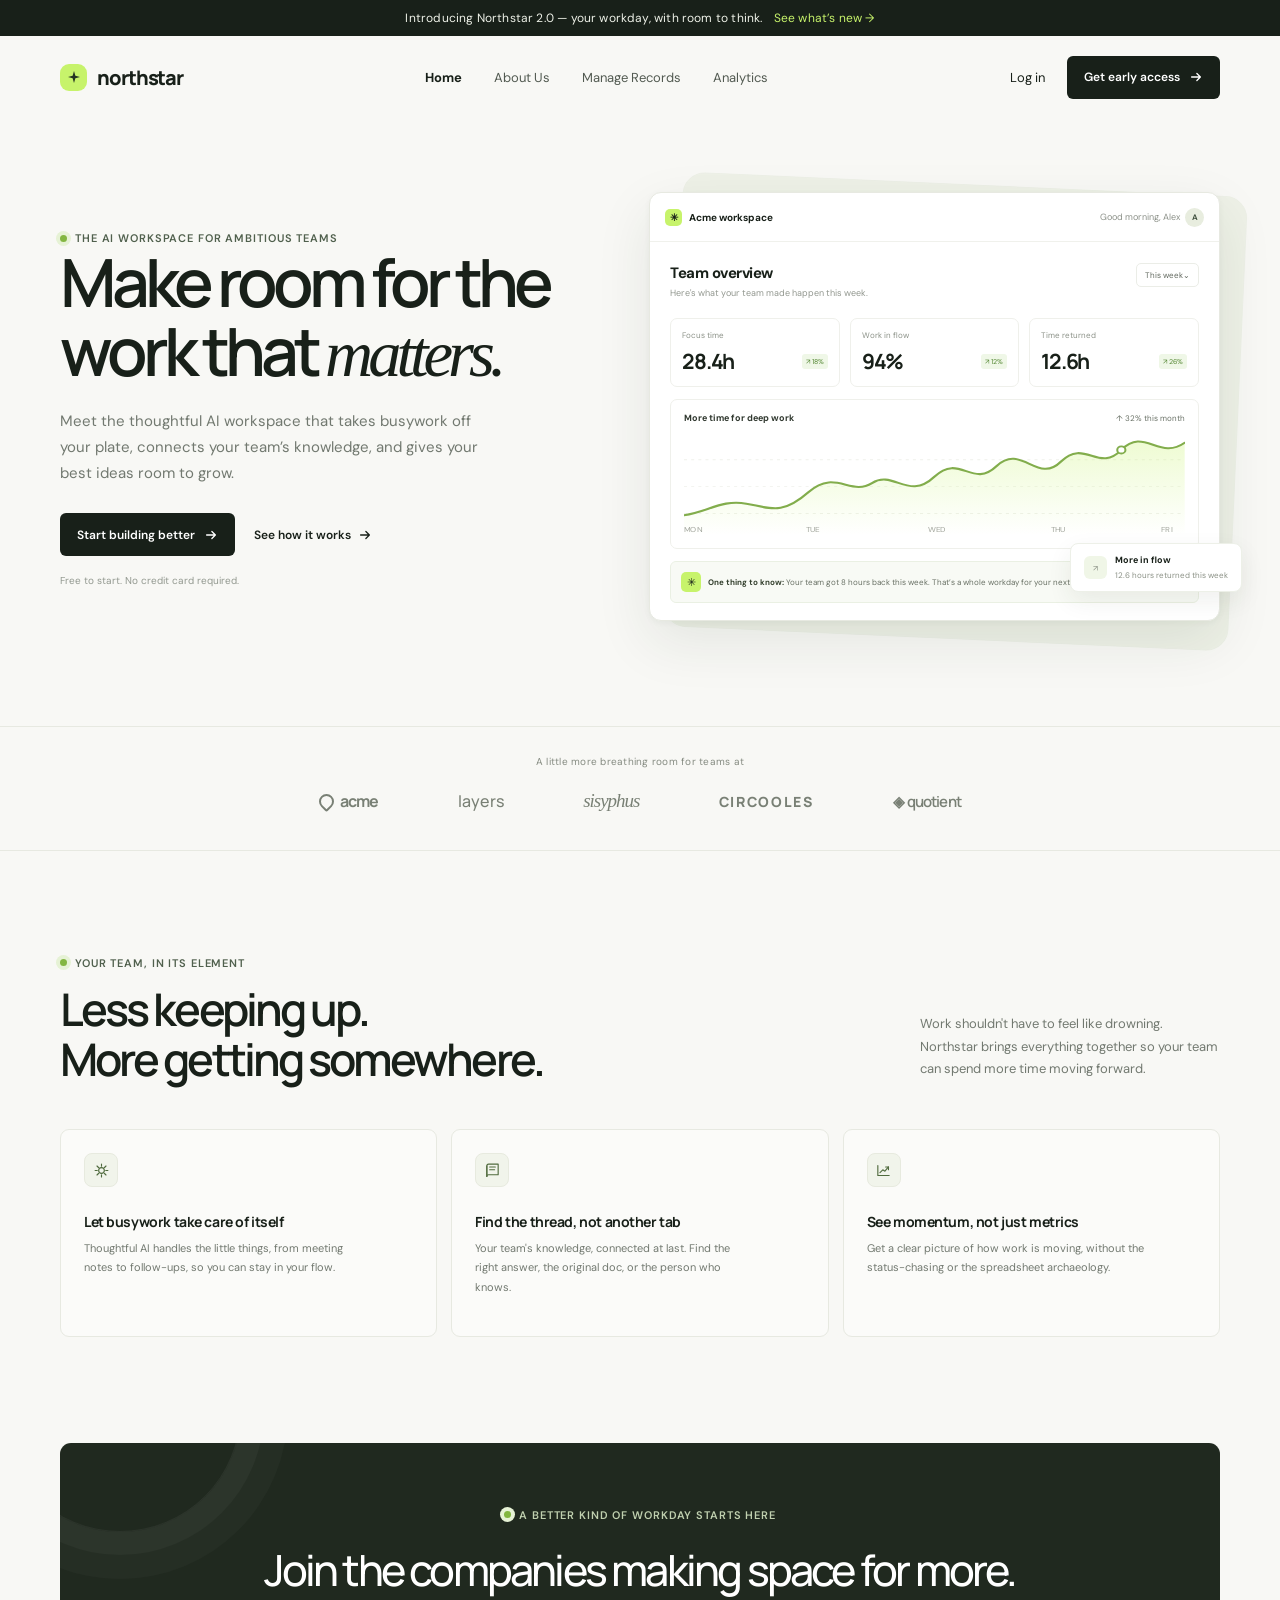
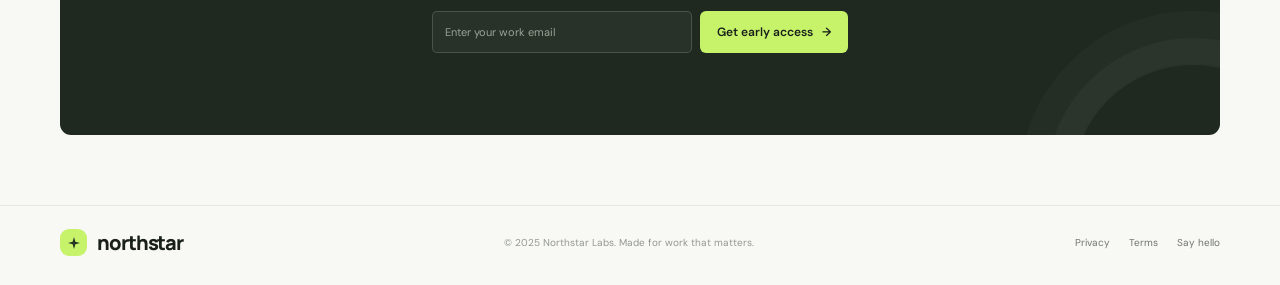
<file: index.html>
<!doctype html>
<html lang="en">
  <head>
    <meta charset="utf-8">
    <meta name="viewport" content="width=device-width, initial-scale=1">
    <meta name="theme-color" content="#f8f8f5">
    <meta name="description" content="Meet the AI workspace that turns your team's busywork into breakthrough work.">
    <title>Northstar — Make room for the work that matters</title>
    <style>
      @import url('https://fonts.googleapis.com/css2?family=DM+Sans:wght@400;500;600;700&family=Manrope:wght@400;500;600;700;800&display=swap');

      :root {
        color-scheme: light;
        --ink: #182019;
        --muted: #727970;
        --paper: #f8f8f5;
        --green: #c7f36b;
        --line: #e7e9e1;
        --serif: Georgia, "Times New Roman", serif;
      }

      * { box-sizing: border-box; }

      html { scroll-behavior: smooth; }

      body {
        margin: 0;
        color: var(--ink);
        background: var(--paper);
        font-family: "DM Sans", Arial, sans-serif;
        -webkit-font-smoothing: antialiased;
      }

      a { color: inherit; text-decoration: none; }
      button, input { font: inherit; }
      button, a { -webkit-tap-highlight-color: transparent; }
      .shell { width: min(1160px, calc(100% - 64px)); margin: 0 auto; }

      .announcement {
        padding: 10px 16px;
        color: #eef1e8;
        background: var(--ink);
        text-align: center;
        font-size: 12px;
        letter-spacing: .015em;
      }

      .announcement a { margin-left: 8px; color: var(--green); }
      .announcement a span { display: inline-block; transition: transform .2s; }
      .announcement a:hover span { transform: translateX(4px); }

      header { position: relative; z-index: 2; }
      .nav {
        height: 82px;
        display: flex;
        align-items: center;
        justify-content: space-between;
      }

      .brand {
        display: inline-flex;
        align-items: center;
        gap: 10px;
        font-family: "Manrope", sans-serif;
        font-size: 20px;
        font-weight: 800;
        letter-spacing: -.055em;
      }

      .brand-mark {
        width: 27px;
        height: 27px;
        display: grid;
        place-items: center;
        border-radius: 9px;
        background: var(--green);
      }

      .brand-mark svg { width: 16px; height: 16px; }
      .nav-links { display: flex; align-items: center; gap: 34px; }
      .nav-links a { color: #525a51; font-size: 13px; transition: color .2s; }
      .nav-links a:hover { color: var(--ink); }
      .nav-actions { display: flex; align-items: center; gap: 22px; }
      .nav-login { font-size: 13px; }

      .button {
        min-height: 43px;
        display: inline-flex;
        align-items: center;
        justify-content: center;
        gap: 9px;
        padding: 0 17px;
        border: 0;
        border-radius: 6px;
        color: white;
        background: var(--ink);
        font-size: 12px;
        font-weight: 600;
        cursor: pointer;
        transition: background .2s, transform .2s;
      }

      .button:hover { background: #354237; transform: translateY(-1px); }
      .button svg { width: 14px; height: 14px; }
      .menu-button { display: none; padding: 8px; border: 0; background: none; cursor: pointer; }

      .hero { padding: 66px 0 87px; }
      .hero-grid { display: grid; grid-template-columns: .92fr 1.08fr; gap: 68px; align-items: center; }
      .eyebrow { display: inline-flex; align-items: center; gap: 8px; color: #50604d; font-size: 11px; font-weight: 600; letter-spacing: .08em; text-transform: uppercase; }
      .eyebrow-dot { width: 7px; height: 7px; border-radius: 50%; background: #83b641; box-shadow: 0 0 0 4px #e6f2d5; }

      h1, h2, h3, p { margin-top: 0; }
      h1 {
        max-width: 520px;
        margin: 21px 0 19px;
        font-family: "Manrope", sans-serif;
        font-size: clamp(44px, 5.2vw, 67px);
        font-weight: 600;
        line-height: 1.045;
        letter-spacing: -.075em;
      }

      h1 em { font-family: var(--serif); font-weight: 400; letter-spacing: -.075em; }
      .hero-copy { max-width: 425px; margin-bottom: 27px; color: var(--muted); font-size: 15px; line-height: 1.75; }
      .hero-actions { display: flex; align-items: center; gap: 19px; }
      .text-link { display: inline-flex; align-items: center; gap: 7px; font-size: 12px; font-weight: 600; }
      .text-link svg { width: 14px; height: 14px; transition: transform .2s; }
      .text-link:hover svg { transform: translateX(3px); }
      .hero-note { margin-top: 18px; color: #92988f; font-size: 10px; }

      .visual-wrap { position: relative; min-width: 0; padding: 8px 0 18px 19px; }
      .visual-backdrop {
        position: absolute;
        inset: 0 -18px 0 43px;
        border: 1px solid #edf0e7;
        border-radius: 22px;
        background: #eef1e7;
        transform: rotate(2.6deg);
      }

      .dashboard {
        position: relative;
        overflow: hidden;
        border: 1px solid #e7e9e1;
        border-radius: 12px;
        background: #fff;
        box-shadow: 0 20px 55px #24351d18, 0 2px 6px #24351d0a;
      }

      .dash-top { height: 49px; display: flex; align-items: center; justify-content: space-between; padding: 0 15px; border-bottom: 1px solid #f0f1ec; }
      .dash-brand { display: flex; align-items: center; gap: 7px; font-size: 10px; font-weight: 700; }
      .mini-mark { width: 17px; height: 17px; display: grid; place-items: center; border-radius: 5px; background: var(--green); font-size: 10px; }
      .dash-user { display: flex; align-items: center; gap: 5px; color: #8c9189; font-size: 9px; }
      .avatar { width: 19px; height: 19px; display: grid; place-items: center; border-radius: 50%; color: #425240; background: #e8eddf; font-size: 8px; font-weight: 700; }
      .dash-content { padding: 21px 20px 17px; }
      .dash-heading { display: flex; align-items: flex-start; justify-content: space-between; margin-bottom: 19px; }
      .dash-heading h2 { margin: 0 0 4px; font-size: 15px; letter-spacing: -.035em; }
      .dash-heading p { margin: 0; color: #92978f; font-size: 9px; }
      .period { padding: 6px 8px; border: 1px solid #ebede7; border-radius: 5px; color: #61685e; font-size: 8px; }
      .metric-row { display: grid; grid-template-columns: repeat(3, 1fr); gap: 10px; margin-bottom: 12px; }
      .metric { padding: 11px; border: 1px solid #eff0eb; border-radius: 7px; }
      .metric-label { margin-bottom: 7px; color: #8b9187; font-size: 8px; }
      .metric-main { display: flex; align-items: center; justify-content: space-between; gap: 4px; }
      .metric-number { font-family: "Manrope", sans-serif; font-size: 21px; font-weight: 700; letter-spacing: -.06em; }
      .metric-change { padding: 3px 4px; border-radius: 3px; color: #538632; background: #eff7e7; font-size: 7px; white-space: nowrap; }
      .chart-card { padding: 12px 13px 8px; border: 1px solid #eff0eb; border-radius: 7px; }
      .chart-label { display: flex; align-items: center; justify-content: space-between; color: #697166; font-size: 8px; }
      .chart-label strong { color: #30382f; font-size: 9px; }
      .chart { width: 100%; height: 103px; margin-top: 8px; }
      .dash-footer { display: flex; align-items: center; gap: 7px; margin-top: 12px; padding: 10px; border: 1px solid #eaf0e3; border-radius: 6px; background: #f8faf5; }
      .sparkle { width: 20px; height: 20px; display: grid; place-items: center; border-radius: 5px; background: var(--green); font-size: 11px; }
      .dash-footer p { margin: 0; color: #687064; font-size: 8px; line-height: 1.5; }
      .dash-footer strong { color: #34402e; }
      .floating-note { position: absolute; right: -22px; bottom: 47px; display: flex; align-items: center; gap: 8px; padding: 10px 13px; border: 1px solid #edf0e8; border-radius: 8px; background: white; box-shadow: 0 9px 25px #24351d13; font-size: 9px; }
      .floating-icon { width: 23px; height: 23px; display: grid; place-items: center; border-radius: 6px; background: #f0f6e7; color: #63863a; }
      .floating-note strong { display: block; margin-bottom: 3px; font-size: 9px; }
      .floating-note span { color: #8a9085; font-size: 8px; }

      .trusted { padding: 28px 0 38px; border-top: 1px solid var(--line); border-bottom: 1px solid var(--line); }
      .trusted-label { margin-bottom: 22px; color: #858b81; text-align: center; font-size: 10px; letter-spacing: .025em; }
      .logos { display: flex; align-items: center; justify-content: center; gap: clamp(27px, 6.2vw, 80px); color: #798075; }
      .logo-word { display: inline-flex; align-items: center; gap: 6px; font-family: "Manrope", sans-serif; font-size: 16px; font-weight: 700; letter-spacing: -.055em; white-space: nowrap; }
      .logo-word:nth-child(2) { font-weight: 500; letter-spacing: .01em; }
      .logo-word:nth-child(3) { font-family: var(--serif); font-size: 19px; font-style: italic; font-weight: 400; }
      .logo-word:nth-child(4) { font-size: 14px; font-weight: 800; letter-spacing: .12em; }
      .logo-word:nth-child(5) { font-size: 15px; font-weight: 600; }
      .logo-icon { width: 15px; height: 15px; border: 2px solid currentColor; border-radius: 50% 50% 50% 2px; transform: rotate(-45deg); }

      .features { padding: 99px 0 106px; }
      .section-top { display: flex; align-items: flex-end; justify-content: space-between; gap: 24px; margin-bottom: 44px; }
      .section-top .eyebrow { margin-bottom: 14px; }
      h2.section-title { max-width: 535px; margin-bottom: 0; font-family: "Manrope", sans-serif; font-size: clamp(32px, 4vw, 45px); font-weight: 600; line-height: 1.13; letter-spacing: -.065em; }
      .section-description { max-width: 300px; margin-bottom: 4px; color: var(--muted); font-size: 13px; line-height: 1.75; }
      .feature-grid { display: grid; grid-template-columns: repeat(3, 1fr); gap: 14px; }
      .feature-card { min-height: 208px; padding: 23px; border: 1px solid var(--line); border-radius: 9px; background: #fbfbf9; transition: border-color .2s, transform .2s; }
      .feature-card:hover { transform: translateY(-3px); border-color: #cbd3bf; }
      .feature-icon { width: 34px; height: 34px; display: grid; place-items: center; margin-bottom: 25px; border: 1px solid #e7eadf; border-radius: 8px; background: #f1f4eb; }
      .feature-icon svg { width: 17px; height: 17px; stroke: #506b3e; }
      .feature-card h3 { margin-bottom: 8px; font-family: "Manrope", sans-serif; font-size: 14px; letter-spacing: -.03em; }
      .feature-card p { max-width: 280px; margin: 0; color: var(--muted); font-size: 11px; line-height: 1.75; }

      .cta-wrap { padding-bottom: 70px; }
      .cta-panel { position: relative; overflow: hidden; padding: 59px 30px 55px; border-radius: 11px; color: #fff; background: #20291f; text-align: center; }
      .cta-panel::before, .cta-panel::after { position: absolute; width: 240px; height: 240px; border: 1px solid #ffffff0d; border-radius: 50%; content: ""; }
      .cta-panel::before { top: -153px; left: -61px; box-shadow: 0 0 0 23px #ffffff08, 0 0 0 47px #ffffff06; }
      .cta-panel::after { right: -94px; bottom: -171px; box-shadow: 0 0 0 26px #ffffff08, 0 0 0 53px #ffffff06; }
      .cta-panel .eyebrow { justify-content: center; color: #c0d0af; }
      .cta-panel h2 { position: relative; z-index: 1; margin: 17px auto 12px; font-family: "Manrope", sans-serif; font-size: clamp(32px, 4vw, 43px); font-weight: 500; letter-spacing: -.065em; }
      .cta-panel > p { position: relative; z-index: 1; margin: 0 auto 24px; color: #b2b9ae; font-size: 12px; }
      .signup-form { position: relative; z-index: 1; display: flex; justify-content: center; gap: 8px; }
      .signup-form input { width: min(260px, 54vw); height: 42px; padding: 0 12px; border: 1px solid #ffffff28; border-radius: 5px; outline: none; color: white; background: #ffffff0b; font-size: 11px; }
      .signup-form input::placeholder { color: #9ba398; }
      .signup-form input:focus { border-color: var(--green); }
      .signup-form .button { min-height: 42px; color: var(--ink); background: var(--green); }
      .signup-form .button:hover { background: #d7ff8f; }
      .form-message { position: relative; z-index: 1; min-height: 15px; margin: 12px 0 0 !important; color: #c7f36b !important; font-size: 10px !important; }

      footer { padding: 23px 0 29px; border-top: 1px solid var(--line); }
      .footer-inner { display: flex; align-items: center; justify-content: space-between; gap: 16px; }
      .copyright { color: #93988f; font-size: 10px; }
      .footer-links { display: flex; gap: 19px; color: #70766c; font-size: 10px; }
      .footer-links a:hover { color: var(--ink); }

      @media (max-width: 900px) {
        .hero-grid { grid-template-columns: 1fr 1fr; gap: 32px; }
        .visual-wrap { padding-left: 0; }
        .visual-backdrop { inset-inline: 22px -9px; }
        .floating-note { right: -10px; }
        .metric { padding: 8px; }
        .metric-number { font-size: 18px; }
        .section-top { align-items: flex-start; flex-direction: column; }
        .section-description { max-width: 490px; }
      }

      @media (max-width: 680px) {
        .shell { width: min(100% - 38px, 480px); }
        .announcement { font-size: 10px; }
        .nav { height: 68px; }
        .menu-button { display: inline-grid; place-items: center; }
        .menu-button svg { width: 21px; height: 21px; }
        .nav-links { position: absolute; top: 58px; right: 0; left: 0; display: none; align-items: stretch; gap: 0; padding: 9px 19px; border: 1px solid var(--line); border-radius: 8px; background: white; box-shadow: 0 14px 30px #1d281912; }
        .nav-links.is-open { display: flex; flex-direction: column; }
        .nav-links a { padding: 12px 3px; }
        .nav-actions { gap: 13px; }
        .nav-login { font-size: 11px; }
        .nav-actions .button { min-height: 37px; padding: 0 11px; font-size: 10px; }
        .hero { padding: 43px 0 56px; }
        .hero-grid { grid-template-columns: 1fr; gap: 39px; }
        h1 { max-width: 420px; margin-top: 17px; font-size: clamp(43px, 12vw, 58px); }
        .hero-copy { max-width: 390px; font-size: 13px; }
        .visual-wrap { width: calc(100% - 11px); margin: 0 auto; padding: 4px 0 13px; }
        .visual-backdrop { inset: 0 -10px 0 18px; }
        .floating-note { right: -13px; bottom: 37px; }
        .dash-content { padding: 16px 13px 13px; }
        .metric-row { gap: 6px; }
        .metric { padding: 8px 7px; }
        .metric-label { font-size: 7px; }
        .metric-number { font-size: 17px; }
        .metric-change { font-size: 6px; }
        .trusted { padding: 24px 0 29px; }
        .trusted-label { font-size: 9px; }
        .logos { flex-wrap: wrap; gap: 15px 27px; }
        .logo-word { font-size: 14px; }
        .features { padding: 68px 0 72px; }
        .section-top { margin-bottom: 27px; }
        h2.section-title { font-size: 35px; }
        .section-description { font-size: 12px; }
        .feature-grid { grid-template-columns: 1fr; gap: 10px; }
        .feature-card { min-height: auto; padding: 19px; }
        .feature-icon { margin-bottom: 18px; }
        .feature-card p { max-width: 370px; }
        .cta-wrap { padding-bottom: 48px; }
        .cta-panel { padding: 46px 18px 38px; }
        .cta-panel h2 { font-size: 34px; }
        .cta-panel > p { max-width: 285px; line-height: 1.6; }
        .signup-form input { width: min(230px, 55vw); }
        .signup-form .button { padding: 0 12px; }
        .footer-inner { flex-wrap: wrap; }
        .copyright { order: 3; width: 100%; }
        .footer-links { gap: 12px; }
      }

      @media (prefers-reduced-motion: reduce) {
        *, *::before, *::after { scroll-behavior: auto !important; transition-duration: .01ms !important; }
      }
    </style>
    <link rel="stylesheet" href="styles.css">
  </head>
  <body>
    <div class="announcement">Introducing Northstar 2.0 — your workday, with room to think. <a href="#features">See what’s new <span aria-hidden="true">→</span></a></div>

    <header class="shell">
      <nav class="nav" aria-label="Main navigation">
        <a class="brand" href="#" aria-label="Northstar home">
          <span class="brand-mark" aria-hidden="true">
            <svg viewBox="0 0 20 20" fill="none"><path d="M10 2.5 11.7 8.3 17.5 10 11.7 11.7 10 17.5 8.3 11.7 2.5 10 8.3 8.3Z" fill="#243322"/></svg>
          </span>
          northstar
        </a>
        <div class="nav-links" id="nav-links">
          <a href="index.html" aria-current="page">Home</a>
          <a href="aboutus.html">About Us</a>
          <a href="managesales.html">Manage Records</a>
          <a href="analytics.html">Analytics</a>
        </div>
        <div class="nav-actions">
          <a class="nav-login" href="#get-started">Log in</a>
          <a class="button" href="#get-started">Get early access <svg viewBox="0 0 16 16" fill="none" aria-hidden="true"><path d="M3 8h10m-4-4 4 4-4 4" stroke="currentColor" stroke-width="1.5" stroke-linecap="round" stroke-linejoin="round"/></svg></a>
          <button class="menu-button" type="button" aria-label="Open navigation" aria-expanded="false" aria-controls="nav-links">
            <svg viewBox="0 0 24 24" fill="none" stroke="currentColor" stroke-width="1.7" stroke-linecap="round" aria-hidden="true"><path d="M4 7h16M4 12h16M4 17h16"/></svg>
          </button>
        </div>
      </nav>
    </header>

    <main>
      <section class="hero shell">
        <div class="hero-grid">
          <div class="hero-copy-wrap">
            <div class="eyebrow"><span class="eyebrow-dot"></span> The AI workspace for ambitious teams</div>
            <h1>Make room for the work that <em>matters.</em></h1>
            <p class="hero-copy">Meet the thoughtful AI workspace that takes busywork off your plate, connects your team’s knowledge, and gives your best ideas room to grow.</p>
            <div class="hero-actions">
              <a class="button" href="#get-started">Start building better <svg viewBox="0 0 16 16" fill="none" aria-hidden="true"><path d="M3 8h10m-4-4 4 4-4 4" stroke="currentColor" stroke-width="1.5" stroke-linecap="round" stroke-linejoin="round"/></svg></a>
              <a class="text-link" href="#features">See how it works <svg viewBox="0 0 16 16" fill="none" aria-hidden="true"><path d="M3 8h10m-4-4 4 4-4 4" stroke="currentColor" stroke-width="1.5" stroke-linecap="round" stroke-linejoin="round"/></svg></a>
            </div>
            <p class="hero-note">Free to start. No credit card required.</p>
          </div>

          <div class="visual-wrap" aria-label="Northstar analytics dashboard preview">
            <div class="visual-backdrop" aria-hidden="true"></div>
            <div class="dashboard">
              <div class="dash-top">
                <div class="dash-brand"><span class="mini-mark">✳</span> Acme workspace</div>
                <div class="dash-user"><span>Good morning, Alex</span><span class="avatar">A</span></div>
              </div>
              <div class="dash-content">
                <div class="dash-heading">
                  <div><h2>Team overview</h2><p>Here's what your team made happen this week.</p></div>
                  <div class="period">This week⌄</div>
                </div>
                <div class="metric-row">
                  <div class="metric"><div class="metric-label">Focus time</div><div class="metric-main"><span class="metric-number">28.4h</span><span class="metric-change">↗ 18%</span></div></div>
                  <div class="metric"><div class="metric-label">Work in flow</div><div class="metric-main"><span class="metric-number">94%</span><span class="metric-change">↗ 12%</span></div></div>
                  <div class="metric"><div class="metric-label">Time returned</div><div class="metric-main"><span class="metric-number">12.6h</span><span class="metric-change">↗ 26%</span></div></div>
                </div>
                <div class="chart-card">
                  <div class="chart-label"><strong>More time for deep work</strong><span>↑ 32% this month</span></div>
                  <svg class="chart" viewBox="0 0 490 115" preserveAspectRatio="none" role="img" aria-label="A rising chart showing more team focus time">
                    <defs><linearGradient id="chart-fill" x1="0" x2="0" y1="0" y2="1"><stop offset="0%" stop-color="#c7f36b" stop-opacity=".3"/><stop offset="100%" stop-color="#c7f36b" stop-opacity="0"/></linearGradient></defs>
                    <path d="M0 91H490M0 61H490M0 31H490" stroke="#f0f1ec" stroke-width="1" stroke-dasharray="3 4"/>
                    <path d="M0 93C24 89 37 75 61 80S96 93 122 67 163 72 184 57 220 77 245 50 282 64 306 38 346 59 369 33 406 46 428 20 465 32 490 12V115H0Z" fill="url(#chart-fill)"/>
                    <path d="M0 93C24 89 37 75 61 80S96 93 122 67 163 72 184 57 220 77 245 50 282 64 306 38 346 59 369 33 406 46 428 20 465 32 490 12" fill="none" stroke="#82ad4c" stroke-width="2.3" stroke-linecap="round"/>
                    <circle cx="428" cy="20" r="4" fill="#fff" stroke="#82ad4c" stroke-width="2"/>
                    <text x="0" y="112" fill="#a1a59c" font-size="8">MON</text><text x="119" y="112" fill="#a1a59c" font-size="8">TUE</text><text x="239" y="112" fill="#a1a59c" font-size="8">WED</text><text x="359" y="112" fill="#a1a59c" font-size="8">THU</text><text x="467" y="112" fill="#a1a59c" font-size="8">FRI</text>
                  </svg>
                </div>
                <div class="dash-footer"><span class="sparkle">✳</span><p><strong>One thing to know:</strong> Your team got 8 hours back this week. That’s a whole workday for your next big idea.</p></div>
              </div>
            </div>
            <div class="floating-note"><span class="floating-icon">↗</span><div><strong>More in flow</strong><span>12.6 hours returned this week</span></div></div>
          </div>
        </div>
      </section>

      <section class="trusted" id="customers" aria-label="Customer companies">
        <div class="shell">
          <p class="trusted-label">A little more breathing room for teams at</p>
          <div class="logos" aria-label="Acme, Layers, Sisyphus, Circooles, and Quotient">
            <span class="logo-word"><span class="logo-icon"></span>acme</span>
            <span class="logo-word">layers</span>
            <span class="logo-word">sisyphus</span>
            <span class="logo-word">CIRCOOLES</span>
            <span class="logo-word">◈ quotient</span>
          </div>
        </div>
      </section>

      <section class="features shell" id="features">
        <div class="section-top">
          <div><div class="eyebrow"><span class="eyebrow-dot"></span> Your team, in its element</div><h2 class="section-title">Less keeping up.<br>More getting somewhere.</h2></div>
          <p class="section-description">Work shouldn't have to feel like drowning. Northstar brings everything together so your team can spend more time moving forward.</p>
        </div>
        <div class="feature-grid">
          <article class="feature-card">
            <div class="feature-icon"><svg viewBox="0 0 24 24" fill="none" stroke-width="1.6" stroke-linecap="round" stroke-linejoin="round"><path d="M12 3v3m0 12v3M3 12h3m12 0h3M5.64 5.64l2.12 2.12m8.48 8.48 2.12 2.12m0-12.72-2.12 2.12m-8.48 8.48-2.12 2.12"/><circle cx="12" cy="12" r="4"/></svg></div>
            <h3>Let busywork take care of itself</h3>
            <p>Thoughtful AI handles the little things, from meeting notes to follow-ups, so you can stay in your flow.</p>
          </article>
          <article class="feature-card">
            <div class="feature-icon"><svg viewBox="0 0 24 24" fill="none" stroke-width="1.6" stroke-linecap="round" stroke-linejoin="round"><path d="M4 5.5A2.5 2.5 0 0 1 6.5 3H20v15H6.5A2.5 2.5 0 0 0 4 20.5z"/><path d="M4 5.5v15M8 7h8M8 11h7"/></svg></div>
            <h3>Find the thread, not another tab</h3>
            <p>Your team's knowledge, connected at last. Find the right answer, the original doc, or the person who knows.</p>
          </article>
          <article class="feature-card">
            <div class="feature-icon"><svg viewBox="0 0 24 24" fill="none" stroke-width="1.6" stroke-linecap="round" stroke-linejoin="round"><path d="M4 19V5m0 14h16"/><path d="m7 15 4-4 3 2 5-6"/><path d="M15 7h4v4"/></svg></div>
            <h3>See momentum, not just metrics</h3>
            <p>Get a clear picture of how work is moving, without the status-chasing or the spreadsheet archaeology.</p>
          </article>
        </div>
      </section>

      <section class="cta-wrap shell" id="get-started">
        <div class="cta-panel">
          <div class="eyebrow"><span class="eyebrow-dot"></span> A better kind of workday starts here</div>
          <h2>Join the companies making space for more.</h2>
          <form class="signup-form" id="signup-form">
            <label for="email" class="visually-hidden" style="position:absolute;width:1px;height:1px;padding:0;margin:-1px;overflow:hidden;clip:rect(0,0,0,0);white-space:nowrap;border:0;">Your work email</label>
            <input id="email" name="email" type="email" placeholder="Enter your work email" autocomplete="email" required>
            <button class="button" type="submit">Get early access <span aria-hidden="true">→</span></button>
          </form>
          <p class="form-message" id="form-message" aria-live="polite"></p>
        </div>
      </section>
    </main>

    <footer>
      <div class="shell footer-inner">
        <a class="brand" href="#" aria-label="Northstar home"><span class="brand-mark" aria-hidden="true"><svg viewBox="0 0 20 20" fill="none"><path d="M10 2.5 11.7 8.3 17.5 10 11.7 11.7 10 17.5 8.3 11.7 2.5 10 8.3 8.3Z" fill="#243322"/></svg></span>northstar</a>
        <span class="copyright">© 2025 Northstar Labs. Made for work that matters.</span>
        <div class="footer-links"><a href="#get-started">Privacy</a><a href="#get-started">Terms</a><a href="mailto:hello@northstar.example">Say hello</a></div>
      </div>
    </footer>

    <script src="site.js"></script>
    <script>
      document.querySelector("#signup-form").addEventListener("submit", (event) => {
        event.preventDefault();
        const email = new FormData(event.currentTarget).get("email");
        document.querySelector("#form-message").textContent = `You're on the list! We'll be in touch at ${email}.`;
        event.currentTarget.reset();
      });
    </script>
  </body>
</html>
</file>
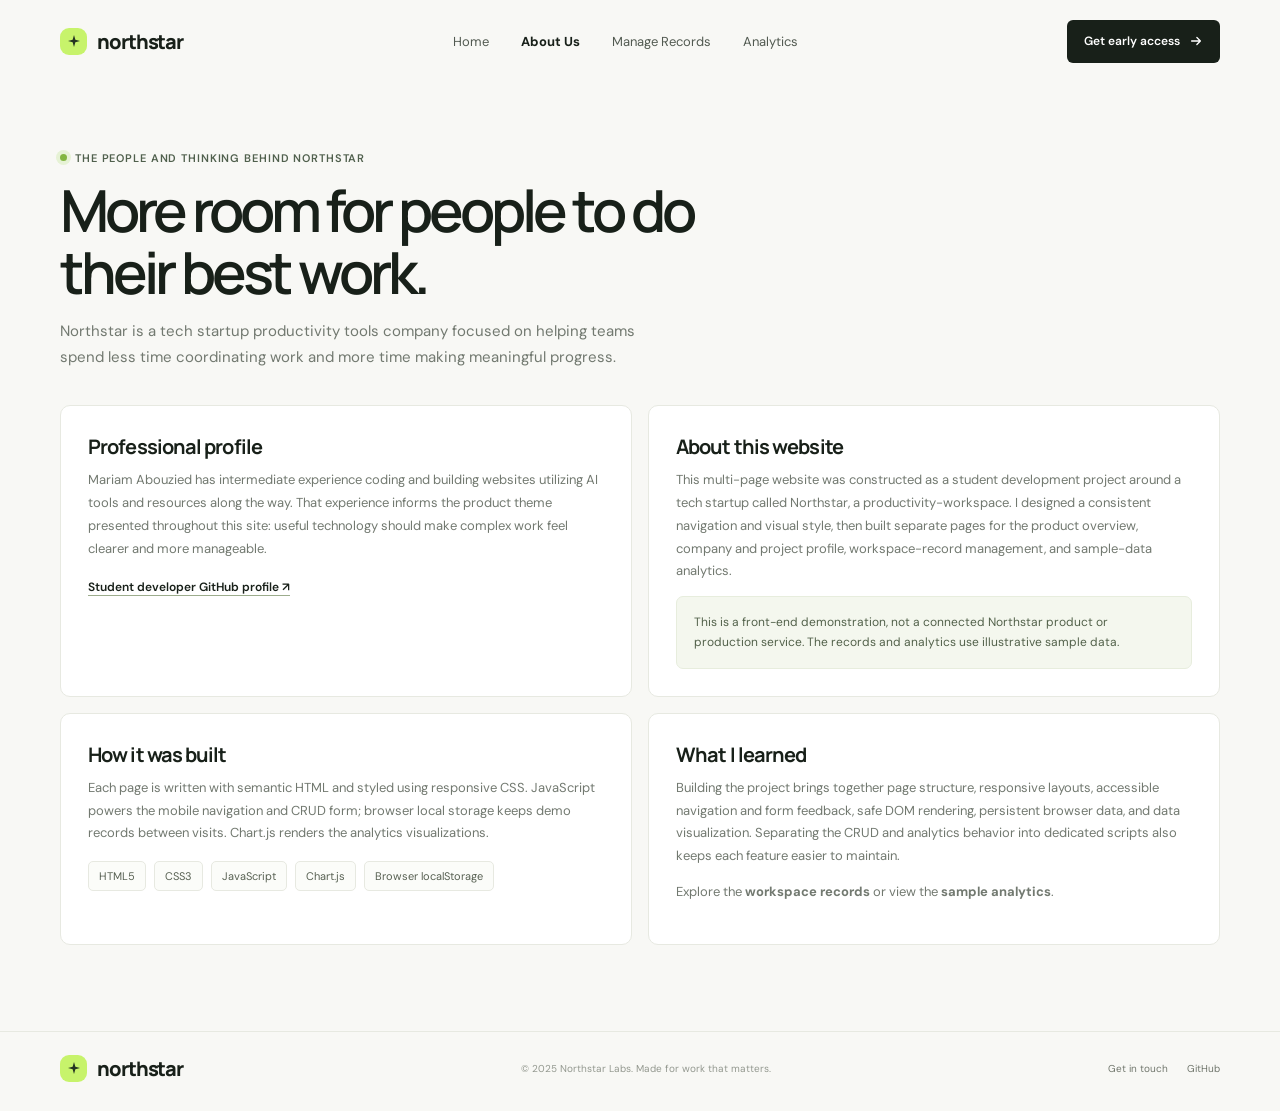
<file: aboutus.html>
<!doctype html>
<html lang="en">
  <head>
    <meta charset="utf-8">
    <meta name="viewport" content="width=device-width, initial-scale=1">
    <meta name="theme-color" content="#f8f8f5">
    <meta name="description" content="Meet Northstar and learn how this student-built website was made.">
    <title>About Us — Northstar</title>
    <link rel="stylesheet" href="styles.css">
  </head>
  <body>
    <header class="shell">
      <nav class="nav" aria-label="Main navigation">
        <a class="brand" href="index.html" aria-label="Northstar home"><span class="brand-mark" aria-hidden="true"><svg viewBox="0 0 20 20" fill="none"><path d="M10 2.5 11.7 8.3 17.5 10 11.7 11.7 10 17.5 8.3 11.7 2.5 10 8.3 8.3Z" fill="#243322"/></svg></span>northstar</a>
        <div class="nav-links" id="nav-links">
          <a href="index.html">Home</a>
          <a href="aboutus.html" aria-current="page">About Us</a>
          <a href="managesales.html">Manage Records</a>
          <a href="analytics.html">Analytics</a>
        </div>
        <div class="nav-actions">
          <a class="button" href="index.html#get-started">Get early access <svg viewBox="0 0 16 16" fill="none" aria-hidden="true"><path d="M3 8h10m-4-4 4 4-4 4" stroke="currentColor" stroke-width="1.5" stroke-linecap="round" stroke-linejoin="round"/></svg></a>
          <button class="menu-button" type="button" aria-label="Open navigation" aria-expanded="false" aria-controls="nav-links"><svg viewBox="0 0 24 24" fill="none" stroke="currentColor" stroke-width="1.7" stroke-linecap="round" aria-hidden="true"><path d="M4 7h16M4 12h16M4 17h16"/></svg></button>
        </div>
      </nav>
    </header>

    <main class="page-main shell">
      <section class="page-intro">
        <div class="eyebrow"><span class="eyebrow-dot"></span> The people and thinking behind Northstar</div>
        <h1>More room for people to do their best work.</h1>
        <p>Northstar is a tech startup productivity tools company focused on helping teams spend less time coordinating work and more time making meaningful progress.</p>
      </section>

      <div class="profile-grid">
        <section class="panel">
          <h2>Professional profile</h2>
          <p>Mariam Abouzied has intermediate experience coding and building websites utilizing AI tools and resources along the way. That experience informs the product theme presented throughout this site: useful technology should make complex work feel clearer and more manageable.</p>          <div class="profile-links">
            <a href="https://github.com/mariam-abouzied/" target="_blank" rel="noopener noreferrer">Student developer GitHub profile ↗</a>
          </div>
        </section>
        <section class="panel">
          <h2>About this website</h2>
          <p>This multi-page website was constructed as a student development project around a tech startup called Northstar, a productivity-workspace. I designed a consistent navigation and visual style, then built separate pages for the product overview, company and project profile, workspace-record management, and sample-data analytics.</p>          <div class="callout">This is a front-end demonstration, not a connected Northstar product or production service. The records and analytics use illustrative sample data.</div>
        </section>
        <section class="panel">
          <h2>How it was built</h2>
          <p>Each page is written with semantic HTML and styled using responsive CSS. JavaScript powers the mobile navigation and CRUD form; browser local storage keeps demo records between visits. Chart.js renders the analytics visualizations.</p>
          <ul class="tech-list" aria-label="Technologies used">
            <li>HTML5</li><li>CSS3</li><li>JavaScript</li><li>Chart.js</li><li>Browser localStorage</li>
          </ul>
        </section>
        <section class="panel">
          <h2>What I learned</h2>
          <p>Building the project brings together page structure, responsive layouts, accessible navigation and form feedback, safe DOM rendering, persistent browser data, and data visualization. Separating the CRUD and analytics behavior into dedicated scripts also keeps each feature easier to maintain.</p>
          <p>Explore the <a href="managesales.html"><strong>workspace records</strong></a> or view the <a href="analytics.html"><strong>sample analytics</strong></a>.</p>
        </section>
      </div>
    </main>

    <footer>
      <div class="shell footer-inner">
        <a class="brand" href="index.html" aria-label="Northstar home"><span class="brand-mark" aria-hidden="true"><svg viewBox="0 0 20 20" fill="none"><path d="M10 2.5 11.7 8.3 17.5 10 11.7 11.7 10 17.5 8.3 11.7 2.5 10 8.3 8.3Z" fill="#243322"/></svg></span>northstar</a>
        <span class="copyright">© 2025 Northstar Labs. Made for work that matters.</span>
        <div class="footer-links"><a href="index.html#get-started">Get in touch</a><a href="https://github.com/mariam-abouzied/" target="_blank" rel="noopener noreferrer">GitHub</a></div>
      </div>
    </footer>
    <script src="site.js"></script>
  </body>
</html>
</file>
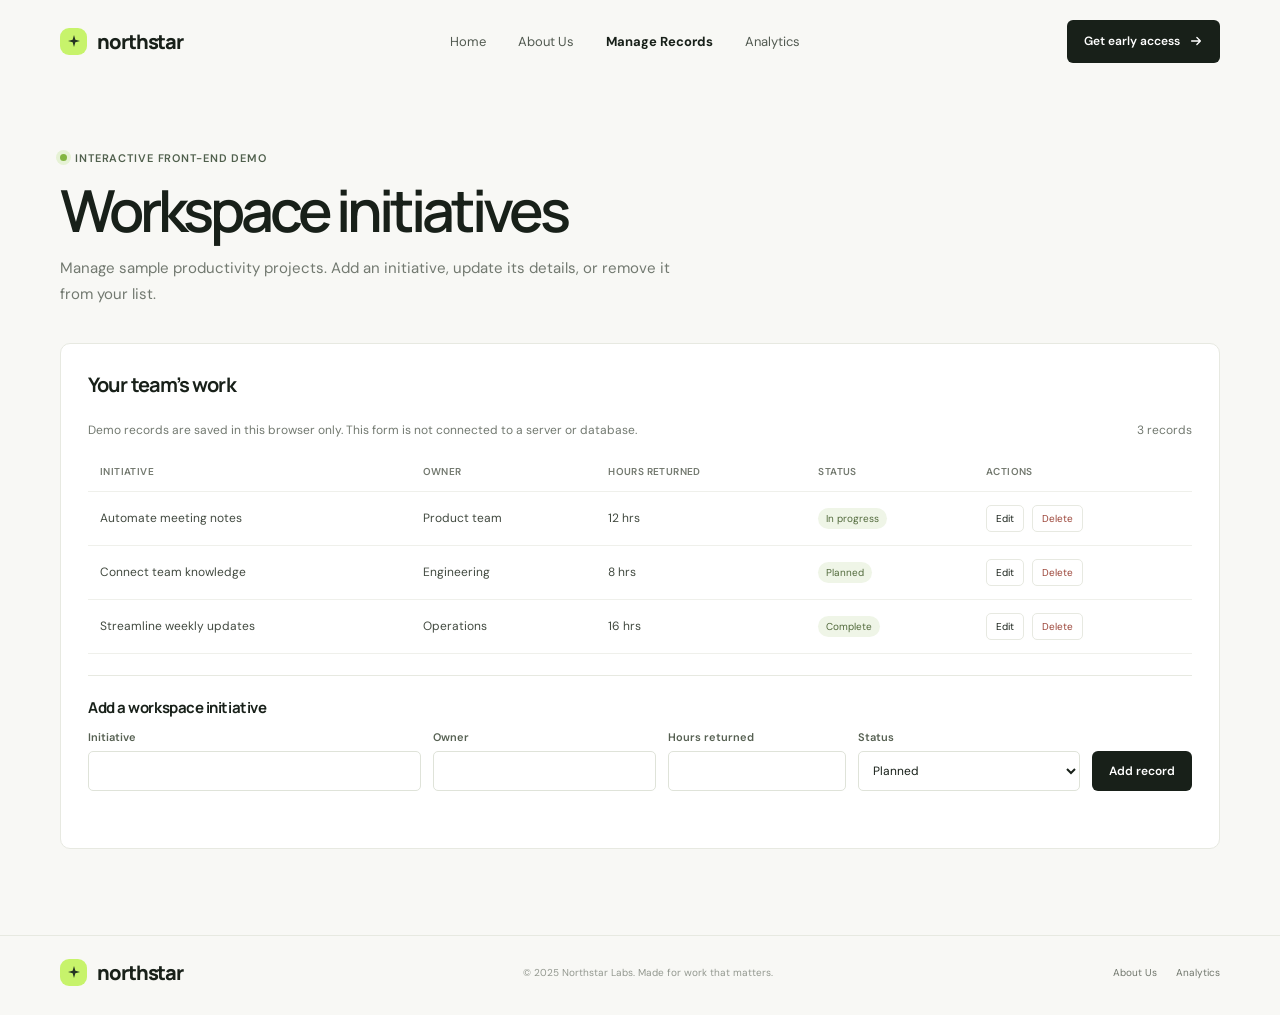
<file: managesales.html>
<!doctype html>
<html lang="en">
  <head>
    <meta charset="utf-8">
    <meta name="viewport" content="width=device-width, initial-scale=1">
    <meta name="theme-color" content="#f8f8f5">
    <meta name="description" content="Create, view, update, and delete sample Northstar workspace initiatives.">
    <title>Manage Records — Northstar</title>
    <link rel="stylesheet" href="styles.css">
  </head>
  <body>
    <header class="shell">
      <nav class="nav" aria-label="Main navigation">
        <a class="brand" href="index.html" aria-label="Northstar home"><span class="brand-mark" aria-hidden="true"><svg viewBox="0 0 20 20" fill="none"><path d="M10 2.5 11.7 8.3 17.5 10 11.7 11.7 10 17.5 8.3 11.7 2.5 10 8.3 8.3Z" fill="#243322"/></svg></span>northstar</a>
        <div class="nav-links" id="nav-links">
          <a href="index.html">Home</a>
          <a href="aboutus.html">About Us</a>
          <a href="managesales.html" aria-current="page">Manage Records</a>
          <a href="analytics.html">Analytics</a>
        </div>
        <div class="nav-actions">
          <a class="button" href="index.html#get-started">Get early access <svg viewBox="0 0 16 16" fill="none" aria-hidden="true"><path d="M3 8h10m-4-4 4 4-4 4" stroke="currentColor" stroke-width="1.5" stroke-linecap="round" stroke-linejoin="round"/></svg></a>
          <button class="menu-button" type="button" aria-label="Open navigation" aria-expanded="false" aria-controls="nav-links"><svg viewBox="0 0 24 24" fill="none" stroke="currentColor" stroke-width="1.7" stroke-linecap="round" aria-hidden="true"><path d="M4 7h16M4 12h16M4 17h16"/></svg></button>
        </div>
      </nav>
    </header>

    <main class="page-main shell">
      <section class="page-intro">
        <div class="eyebrow"><span class="eyebrow-dot"></span> Interactive front-end demo</div>
        <h1>Workspace initiatives</h1>
        <p>Manage sample productivity projects. Add an initiative, update its details, or remove it from your list.</p>
      </section>

      <section class="panel" aria-labelledby="records-heading">
        <h2 id="records-heading">Your team’s work</h2>
        <div class="records-toolbar">
          <p>Demo records are saved in this browser only. This form is not connected to a server or database.</p>
          <p id="record-count" aria-live="polite"></p>
        </div>
        <div class="table-wrap">
          <table class="records-table">
            <thead><tr><th scope="col">Initiative</th><th scope="col">Owner</th><th scope="col">Hours returned</th><th scope="col">Status</th><th scope="col">Actions</th></tr></thead>
            <tbody id="record-rows"></tbody>
          </table>
        </div>
        <form class="record-form" id="record-form">
          <h3 class="form-heading" id="form-title">Add a workspace initiative</h3>
          <div class="field"><label for="initiative">Initiative</label><input id="initiative" name="initiative" maxlength="100" required></div>
          <div class="field"><label for="owner">Owner</label><input id="owner" name="owner" maxlength="60" required></div>
          <div class="field"><label for="hours">Hours returned</label><input id="hours" name="hours" type="number" min="0" max="100000" step="0.5" required></div>
          <div class="field"><label for="status">Status</label><select id="status" name="status"><option>Planned</option><option>In progress</option><option>Complete</option></select></div>
          <div class="form-actions"><button class="button" id="submit-record" type="submit">Add record</button><button class="cancel-button" id="cancel-edit" type="button">Cancel</button></div>
        </form>
        <p class="form-status" id="form-message" role="status" aria-live="polite"></p>
      </section>
    </main>

    <footer>
      <div class="shell footer-inner">
        <a class="brand" href="index.html" aria-label="Northstar home"><span class="brand-mark" aria-hidden="true"><svg viewBox="0 0 20 20" fill="none"><path d="M10 2.5 11.7 8.3 17.5 10 11.7 11.7 10 17.5 8.3 11.7 2.5 10 8.3 8.3Z" fill="#243322"/></svg></span>northstar</a>
        <span class="copyright">© 2025 Northstar Labs. Made for work that matters.</span>
        <div class="footer-links"><a href="aboutus.html">About Us</a><a href="analytics.html">Analytics</a></div>
      </div>
    </footer>
    <script src="site.js"></script>
    <script src="managesales.js"></script>
  </body>
</html>
</file>
<file: styles.css>
@import url('https://fonts.googleapis.com/css2?family=DM+Sans:wght@400;500;600;700&family=Manrope:wght@400;500;600;700;800&display=swap');

:root {
  color-scheme: light;
  --ink: #182019;
  --muted: #727970;
  --paper: #f8f8f5;
  --green: #c7f36b;
  --line: #e7e9e1;
  --serif: Georgia, "Times New Roman", serif;
}

* { box-sizing: border-box; }
html { scroll-behavior: smooth; }
body { margin: 0; color: var(--ink); background: var(--paper); font-family: "DM Sans", Arial, sans-serif; -webkit-font-smoothing: antialiased; }
a { color: inherit; text-decoration: none; }
button, input, select { font: inherit; }
button, a { -webkit-tap-highlight-color: transparent; }
.shell { width: min(1160px, calc(100% - 64px)); margin: 0 auto; }
header { position: relative; z-index: 2; }
.nav { height: 82px; display: flex; align-items: center; justify-content: space-between; }
.brand { display: inline-flex; align-items: center; gap: 10px; font-family: "Manrope", sans-serif; font-size: 20px; font-weight: 800; letter-spacing: -.055em; }
.brand-mark { width: 27px; height: 27px; display: grid; place-items: center; flex: 0 0 auto; border-radius: 9px; background: var(--green); }
.brand-mark svg { width: 16px; height: 16px; }
.nav-links { gap: clamp(15px, 2.5vw, 34px); }
.nav-links { display: flex; align-items: center; }
.nav-links a { color: #525a51; font-size: 13px; transition: color .2s; }
.nav-links a:hover { color: var(--ink); }
.nav-links a[aria-current="page"] { color: var(--ink); font-weight: 700; }
.nav-actions { display: flex; align-items: center; gap: 22px; }
.button { min-height: 43px; display: inline-flex; align-items: center; justify-content: center; gap: 9px; padding: 0 17px; border: 0; border-radius: 6px; color: white; background: var(--ink); font-size: 12px; font-weight: 600; cursor: pointer; transition: background .2s, transform .2s; }
.button:hover { background: #354237; transform: translateY(-1px); }
.button svg { width: 14px; height: 14px; }
.menu-button { display: none; padding: 8px; border: 0; background: none; cursor: pointer; }
.menu-button svg { width: 21px; height: 21px; }
.eyebrow { display: inline-flex; align-items: center; gap: 8px; color: #50604d; font-size: 11px; font-weight: 600; letter-spacing: .08em; text-transform: uppercase; }
.eyebrow-dot { width: 7px; height: 7px; border-radius: 50%; background: #83b641; box-shadow: 0 0 0 4px #e6f2d5; }
h1, h2, h3, p { margin-top: 0; }
.page-main { min-height: calc(100vh - 187px); padding: 63px 0 86px; }
.page-intro { max-width: 690px; margin-bottom: 35px; }
.page-intro .eyebrow { margin-bottom: 14px; }
.page-intro h1 { max-width: 690px; margin: 0 0 14px; font-family: "Manrope", sans-serif; font-size: clamp(40px, 5vw, 58px); font-weight: 600; line-height: 1.08; letter-spacing: -.07em; }
.page-intro > p { max-width: 610px; margin: 0; color: var(--muted); font-size: 15px; line-height: 1.75; }
.panel { padding: 27px; border: 1px solid var(--line); border-radius: 10px; background: #fff; }
.panel h2 { margin: 0 0 9px; font-family: "Manrope", sans-serif; font-size: 20px; letter-spacing: -.045em; }
.panel > p { color: var(--muted); font-size: 13px; line-height: 1.75; }
.callout { padding: 15px 17px; border: 1px solid #e7eddd; border-radius: 7px; color: #52614a; background: #f4f7ee; font-size: 12px; line-height: 1.7; }
.profile-grid { display: grid; grid-template-columns: 1fr 1fr; gap: 16px; }
.profile-grid .panel { min-height: 190px; }
.profile-links { display: flex; flex-wrap: wrap; gap: 11px; margin-top: 19px; }
.profile-links a { text-decoration: underline; text-decoration-color: #9cac8c; text-underline-offset: 4px; font-size: 12px; font-weight: 600; }
.tech-list { display: flex; flex-wrap: wrap; gap: 8px; padding: 0; list-style: none; }
.tech-list li { padding: 7px 10px; border: 1px solid var(--line); border-radius: 5px; color: #576052; background: #fbfcf9; font-size: 11px; }
.table-wrap { overflow-x: auto; }
.records-toolbar { display: flex; justify-content: space-between; align-items: center; gap: 14px; margin: 24px 0 14px; }
.records-toolbar p { margin: 0; color: var(--muted); font-size: 12px; }
.records-table { width: 100%; border-collapse: collapse; text-align: left; }
.records-table th, .records-table td { padding: 13px 12px; border-bottom: 1px solid #eff0eb; font-size: 12px; }
.records-table th { color: #73796f; font-size: 10px; font-weight: 600; letter-spacing: .04em; text-transform: uppercase; }
.records-table td { color: #424a40; }
.status-pill { display: inline-block; padding: 4px 8px; border-radius: 99px; color: #526a3c; background: #eff5e7; font-size: 10px; }
.record-actions { display: flex; gap: 8px; }
.small-button { padding: 6px 9px; border: 1px solid var(--line); border-radius: 5px; color: var(--ink); background: white; font-size: 10px; cursor: pointer; }
.small-button:hover { border-color: #b8c3ad; background: #f7f9f3; }
.small-button.delete { color: #9b4438; }
.record-form { display: grid; grid-template-columns: 1.5fr 1fr .8fr 1fr auto; align-items: end; gap: 12px; margin-top: 21px; padding-top: 21px; border-top: 1px solid var(--line); }
.form-heading { grid-column: 1 / -1; margin: 0; font-family: "Manrope", sans-serif; font-size: 15px; letter-spacing: -.03em; }
.field { display: flex; flex-direction: column; gap: 7px; }
.field label { color: #566052; font-size: 11px; font-weight: 600; }
.field input, .field select { min-width: 0; height: 40px; padding: 0 10px; border: 1px solid #dfe3d9; border-radius: 5px; outline: none; color: var(--ink); background: white; font-size: 12px; }
.field input:focus, .field select:focus { border-color: #81996b; box-shadow: 0 0 0 3px #c7f36b40; }
.form-actions { display: flex; gap: 8px; }
.form-actions .button { min-height: 40px; white-space: nowrap; }
.form-actions .cancel-button { display: none; min-height: 40px; padding: 0 11px; border: 1px solid var(--line); border-radius: 5px; background: white; font-size: 11px; cursor: pointer; }
.form-status { min-height: 18px; margin: 12px 0 0 !important; color: #526a3c !important; font-size: 11px !important; }
.analytics-grid { display: grid; grid-template-columns: 1.45fr .85fr; gap: 16px; }
.analytics-grid .panel { min-width: 0; }
.chart-container { position: relative; height: 300px; margin-top: 17px; }
.chart-container.compact { height: 245px; }
.analytics-note { margin-top: 18px; color: #888e84; font-size: 10px; line-height: 1.65; }
.chart-fallback { padding: 15px; border-radius: 6px; background: #f4f7ee; color: #52614a; font-size: 12px; line-height: 1.6; }
footer { padding: 23px 0 29px; border-top: 1px solid var(--line); }
.footer-inner { display: flex; align-items: center; justify-content: space-between; gap: 16px; }
.copyright { color: #93988f; font-size: 10px; }
.footer-links { display: flex; gap: 19px; color: #70766c; font-size: 10px; }
.footer-links a:hover { color: var(--ink); }

@media (max-width: 900px) {
  .nav { gap: 12px; }
  .nav-links { gap: 14px; }
  .nav-actions { gap: 12px; }
  .record-form { grid-template-columns: repeat(2, minmax(0, 1fr)); }
  .analytics-grid { grid-template-columns: 1fr; }
  .analytics-grid .panel { min-height: auto; }
}

@media (max-width: 680px) {
  .shell { width: min(100% - 38px, 480px); }
  .nav { height: 68px; }
  .menu-button { display: inline-grid; place-items: center; }
  .nav-links { position: absolute; top: 58px; right: 0; left: 0; display: none; align-items: stretch; gap: 0; padding: 9px 19px; border: 1px solid var(--line); border-radius: 8px; background: white; box-shadow: 0 14px 30px #1d281912; }
  .nav-links.is-open { display: flex; flex-direction: column; }
  .nav-links a { padding: 12px 3px; }
  .nav-actions { gap: 13px; }
  .nav-actions .button { min-height: 37px; padding: 0 11px; font-size: 10px; }
  .menu-button svg { width: 21px; height: 21px; }
  .page-main { min-height: calc(100vh - 170px); padding: 43px 0 58px; }
  .page-intro { margin-bottom: 25px; }
  .page-intro h1 { font-size: clamp(39px, 11vw, 51px); }
  .page-intro > p { font-size: 13px; }
  .profile-grid { grid-template-columns: 1fr; gap: 11px; }
  .profile-grid .panel { min-height: auto; }
  .panel { padding: 20px 16px; }
  .records-toolbar { align-items: flex-start; flex-direction: column; }
  .records-table th, .records-table td { padding: 11px 9px; white-space: nowrap; }
  .record-form { grid-template-columns: 1fr; }
  .form-actions { flex-wrap: wrap; }
  .chart-container { height: 250px; }
  .chart-container.compact { height: 235px; }
}

@media (prefers-reduced-motion: reduce) {
  *, *::before, *::after { scroll-behavior: auto !important; transition-duration: .01ms !important; }
}
</file>
